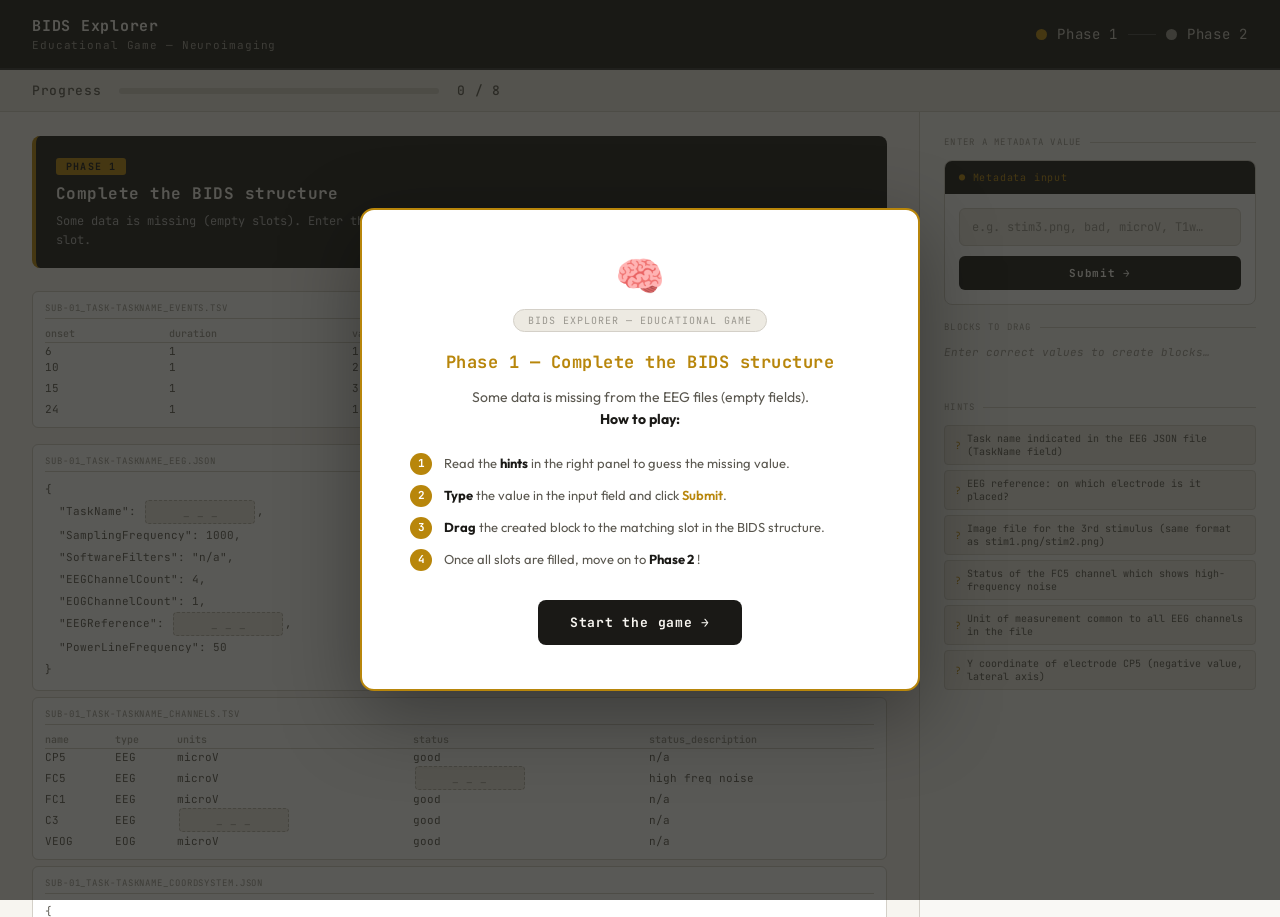
<file: EEG101_CF GAMEADVENTURE_bids_game/index.html>
<!DOCTYPE html>
<html lang="en">
<head>
<meta charset="UTF-8"/>
<meta name="viewport" content="width=device-width,initial-scale=1.0"/>
<title>BIDS Explorer — Educational Game</title>
<link href="https://fonts.googleapis.com/css2?family=JetBrains+Mono:wght@300;400;500;700&family=Outfit:wght@300;400;500;600&display=swap" rel="stylesheet"/>
<link rel="stylesheet" href="style.css"/>
</head>
<body>

<!-- WELCOME POPUP -->
<div class="welcome-overlay" id="welcome-overlay">
  <div class="welcome-box">
    <div class="welcome-icon">🧠</div>
    <div class="welcome-badge">BIDS Explorer — Educational Game</div>
    <h2 class="welcome-title">Phase 1 — Complete the BIDS structure</h2>
    <p class="welcome-desc">
      Some data is missing from the EEG files (empty fields).<br>
      <strong>How to play:</strong>
    </p>
    <ol class="welcome-steps">
      <li>
        <span class="step-num">1</span>
        <span>Read the <strong>hints</strong> in the right panel to guess the missing value.</span>
      </li>
      <li>
        <span class="step-num">2</span>
        <span><strong>Type</strong> the value in the input field and click <em>Submit</em>.</span>
      </li>
      <li>
        <span class="step-num">3</span>
        <span><strong>Drag</strong> the created block to the matching slot in the BIDS structure.</span>
      </li>
      <li>
        <span class="step-num">4</span>
        <span>Once all slots are filled, move on to <strong>Phase 2</strong> !</span>
      </li>
    </ol>
    <button class="welcome-btn" onclick="closeWelcomePopup()">Start the game →</button>
  </div>
</div>

<!-- PHASE 2 POPUP -->
<div class="welcome-overlay" id="phase2-overlay">
  <div class="welcome-box">
    <div class="welcome-icon">📂</div>
    <div class="welcome-badge">BIDS Explorer — Phase 2</div>
    <h2 class="welcome-title">Sort the files in the correct order</h2>
    <p class="welcome-desc">
      Well done, all slots are filled!<br>
      Now you need to <strong>order the 6 BIDS files</strong> in the correct sequence.
    </p>
    <ol class="welcome-steps">
      <li>
        <span class="step-num">1</span>
        <span>Look at the <strong>6 numbered slots</strong> (1 → 6) at the top left.</span>
      </li>
      <li>
        <span class="step-num">2</span>
        <span>Pick a block from the <em>Blocks to sort</em> area and <strong>drag it</strong> into the matching slot.</span>
      </li>
      <li>
        <span class="step-num">3</span>
        <span>A correctly placed block stays <strong>locked in green</strong>. A wrong one goes back to the pool.</span>
      </li>
      <li>
        <span class="step-num">4</span>
        <span>Stuck on the order? Click <em>Get a hint</em> in the right panel.</span>
      </li>
    </ol>
    <button class="welcome-btn" onclick="closePhase2Popup()">Let's go →</button>
  </div>
</div>

<!-- HINT CONFIRMATION POPUP -->
<div class="welcome-overlay" id="hint-confirm-overlay">
  <div class="welcome-box" style="max-width:420px">
    <div class="welcome-icon">💡</div>
    <div class="welcome-badge">Hint available</div>
    <h2 class="welcome-title">Do you want a hint?</h2>
    <p class="welcome-desc" style="margin-bottom:1.6rem">
      The expected order of the 6 BIDS files will be shown in the right panel.<br>
      <strong>Are you sure you want to reveal the order?</strong>
    </p>
    <div style="display:flex;gap:12px;justify-content:center">
      <button class="welcome-btn" style="background:var(--gold);color:#111" onclick="closeHintConfirm(true)">Yes, show the hint</button>
      <button class="welcome-btn" style="background:#444" onclick="closeHintConfirm(false)">No, keep trying</button>
    </div>
  </div>
</div>

<header>
  <div>
    <div class="logo-text">BIDS Explorer</div>
    <div class="logo-sub">Educational Game — Neuroimaging</div>
  </div>
  <div class="phase-indicator">
    <div class="phase-dot active" id="pd1"></div>
    <span class="phase-label">Phase 1</span>
    <div class="phase-sep"></div>
    <div class="phase-dot" id="pd2"></div>
    <span class="phase-label">Phase 2</span>
  </div>
</header>

<!-- Progress bar -->
<div class="progress-bar">
  <span class="progress-label">Progress</span>
  <div class="progress-track">
    <div class="progress-fill" id="prog-fill" style="width:0%"></div>
  </div>
  <span class="progress-label" id="prog-text">0 / 8</span>
</div>

<!-- Main layout -->
<div class="main">

  <!-- LEFT COLUMN -->
  <div class="left-col">

    <div class="phase-title" id="phase-title">
      <div class="phase-title-tag">Phase 1</div>
      <strong>Complete the BIDS structure</strong>
      <p>Some data is missing (empty slots). Enter the correct value on the right, then drag the block into the matching slot.</p>
    </div>

    <!-- Phase 2 zone -->
    <div id="phase2-zone" style="display:none">
      <div class="sec-label">Your ordering (1 → 6)</div>
      <div class="order-slots" id="order-slots"></div>

      <div class="sec-label" style="margin-top:1.2rem">Blocks to sort</div>
      <p style="font-size:12px;color:var(--text2);margin-bottom:10px;font-family:var(--mono)">
        Drag each block into the corresponding numbered slot.
      </p>
      <div class="blocks-row" id="shuffle-zone"></div>

      <div class="sec-label" style="margin-top:1.5rem">Completed BIDS structure (Phase 1)</div>
    </div>

    <!-- BIDS structure -->
    <div id="bids-content"></div>

  </div>

  <!-- RIGHT COLUMN -->
  <div class="right-col">

    <!-- Phase 1 panel -->
    <div id="phase1-panel">

      <div class="sec-label">Enter a metadata value</div>
      <div class="input-card">
        <div class="input-card-header">● Metadata input</div>
        <div class="input-card-body">
          <input class="meta-input" id="meta-input" placeholder="e.g. stim3.png, bad, microV, T1w…" autocomplete="off"/>
          <button class="submit-btn" onclick="submitMeta()">Submit →</button>
          <div class="feedback" id="feedback"></div>
        </div>
      </div>

      <div class="sec-label" style="margin-top:1rem">Blocks to drag</div>
      <div class="avail-blocks" id="avail-blocks"></div>

      <div class="sec-label" style="margin-top:1rem">Hints</div>
      <div class="hint-list" id="hint-list"></div>

    </div>

    <!-- Phase 2 panel -->
    <div id="phase2-panel" style="display:none">

      <div class="phase-title">
        <div class="phase-title-tag">Phase 2</div>
        <strong>BIDS ordering</strong>
        <p>Drag the 6 blocks into the correct order (1→6). Each number corresponds to a file type.</p>
      </div>

      <div class="sec-label">Progress</div>
      <div id="phase2-progress" style="font-family:var(--mono);font-size:13px;color:var(--text2);margin-bottom:1rem">0 / 6 correctly placed</div>

      <button class="hint-btn" onclick="askForHint()">💡 Get a hint</button>

      <!-- Hint card, hidden by default -->
      <div id="hint-order-card" style="display:none;margin-top:1rem">
        <div class="sec-label">Expected order</div>
        <div class="info-card">
          <div>1 → Raw EEG data (.edf)</div>
          <div>2 → EEG parameters (.json)</div>
          <div>3 → Events (_events.tsv)</div>
          <div>4 → Channels (_channels.tsv)</div>
          <div>5 → Electrodes (_electrodes.tsv)</div>
          <div>6 → Coordinate system (_coordsystem.json)</div>
        </div>
      </div>

    </div>

  </div>
</div>

<!-- Success overlay -->
<div class="success-overlay" id="success-overlay">
  <div class="success-box">
    <h2>🎉 Well done!</h2>
    <p>You have successfully reconstructed the complete BIDS structure in the correct order.</p>
    <div class="bids-tree">
      <div class="tree-line"><span class="tree-indent">├── </span><span class="tree-name folder">sub-01/</span></div>
      <div class="tree-line"><span class="tree-indent">│   ├── </span><span class="tree-name folder">eeg/</span></div>
      <div class="tree-line"><span class="tree-indent">│   │   ├── </span><span class="tree-name hi">sub-01_task-TASKNAME_eeg.edf</span></div>
      <div class="tree-line"><span class="tree-indent">│   │   ├── </span><span class="tree-name">sub-01_task-TASKNAME_eeg.json</span></div>
      <div class="tree-line"><span class="tree-indent">│   │   ├── </span><span class="tree-name">sub-01_task-TASKNAME_events.tsv</span></div>
      <div class="tree-line"><span class="tree-indent">│   │   ├── </span><span class="tree-name">sub-01_task-TASKNAME_channels.tsv</span></div>
      <div class="tree-line"><span class="tree-indent">│   │   ├── </span><span class="tree-name">sub-01_task-TASKNAME_electrodes.tsv</span></div>
      <div class="tree-line"><span class="tree-indent">│   │   └── </span><span class="tree-name">sub-01_task-TASKNAME_coordsystem.json</span></div>
      <div class="tree-line"><span class="tree-indent">│   └── </span><span class="tree-name folder">anat/</span></div>
      <div class="tree-line"><span class="tree-indent">│       ├── </span><span class="tree-name">sub-01_T1w.nii.gz</span></div>
      <div class="tree-line"><span class="tree-indent">│       └── </span><span class="tree-name">sub-01_T1w.json</span></div>
    </div>
    <div class="success-code-block">
      <div class="success-code-label">Your code for mini-game 3</div>
      <div class="success-code">BIDS-EEG-42</div>
    </div>
    <p class="success-hint">Give this code to JM to unlock mini-game 3.</p>
    <button class="restart-btn" onclick="location.reload()">Play again</button>
  </div>
</div>

<script src="game.js"></script>
</body>
</html>
</file>
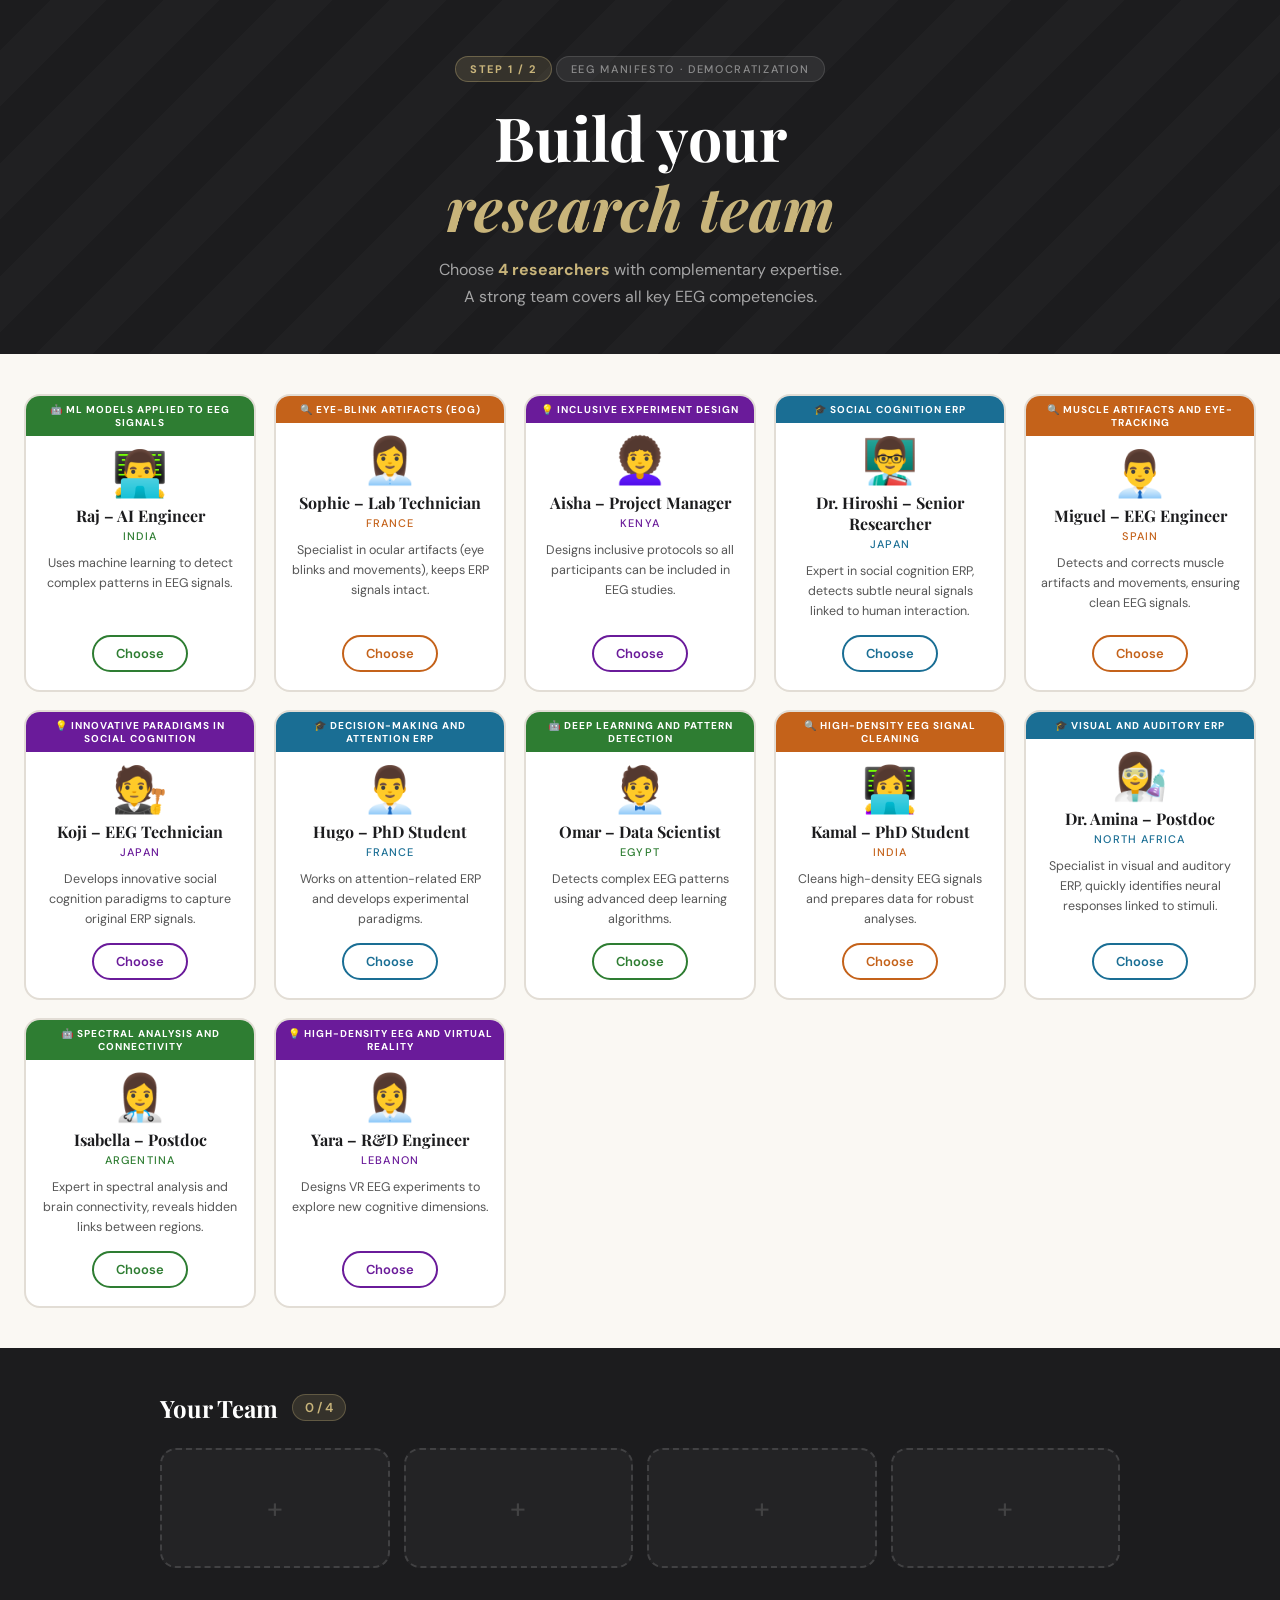
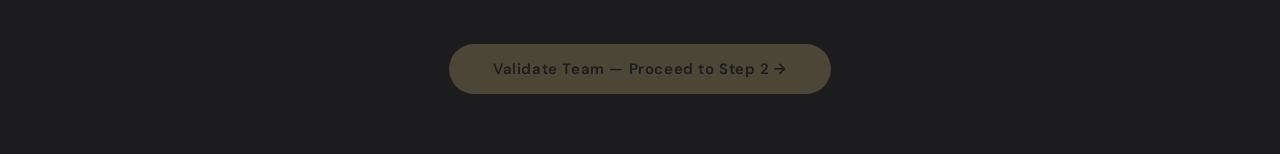
<file: equipe/index.html>
<!DOCTYPE html>
<html lang="en">
<head>
<meta charset="UTF-8">
<meta name="viewport" content="width=device-width, initial-scale=1.0">
<title>EEG — Build Your Study</title>
<link href="https://fonts.googleapis.com/css2?family=Playfair+Display:wght@700;900&family=DM+Sans:wght@300;400;500&display=swap" rel="stylesheet">
<link rel="stylesheet" href="eeg-democratisation.css">
</head>
<body>

<!-- ══════════════════════════════════════ STEP 1: RESEARCH TEAM -->
<div id="step-1" class="step active">

  <header>
    <div class="step-pill">Step 1 / 2</div>
    <div class="header-tag">EEG Manifesto · Democratization</div>
    <h1>Build your<br><em>research team</em></h1>
    <p class="subtitle">Choose <strong>4 researchers</strong> with complementary expertise.<br>A strong team covers all key EEG competencies.</p>
  </header>

  <section class="grid-section">
    <div class="characters-grid" id="characters-grid"></div>
  </section>

  <section class="team-section">
    <div class="team-header">
      <h2>Your Team</h2>
      <span class="team-counter" id="team-counter">0 / 4</span>
    </div>
    <div class="team-slots" id="team-slots">
      <div class="slot empty"><span class="slot-hint">+</span></div>
      <div class="slot empty"><span class="slot-hint">+</span></div>
      <div class="slot empty"><span class="slot-hint">+</span></div>
      <div class="slot empty"><span class="slot-hint">+</span></div>
    </div>
    <div class="tags-row" id="tags-row"></div>
    <button class="validate-btn" id="validate-team-btn" disabled>
      Validate Team — Proceed to Step 2 →
    </button>
  </section>

</div>

<!-- ══════════════════════════════════════════════ STEP 2: PARTICIPANTS -->
<div id="step-2" class="step">

  <header class="header-step2">
    <div class="step-pill">Step 2 / 2</div>
    <div class="header-tag">EEG Manifesto · Democratization</div>
    <h1>Select your<br><em>participants</em></h1>
    <p class="subtitle">
      Choose <strong>4 participants</strong> from the profiles below.<br>
      EEG science has long ignored certain populations — will you include them?
    </p>
  </header>

  <section class="grid-section">
    <div class="legend-bar">
      <span class="legend-item">⬜ Classic EEG profile</span>
      <span class="legend-item legend-under">🌟 Underrepresented profile</span>
    </div>
    <div class="characters-grid" id="participants-grid"></div>
  </section>

  <section class="team-section">
    <div class="team-header">
      <h2>Your Participants</h2>
      <span class="team-counter" id="participants-counter">0 / 4</span>
    </div>
    <div class="team-slots" id="participants-slots">
      <div class="slot empty"><span class="slot-hint">+</span></div>
      <div class="slot empty"><span class="slot-hint">+</span></div>
      <div class="slot empty"><span class="slot-hint">+</span></div>
      <div class="slot empty"><span class="slot-hint">+</span></div>
    </div>
    <div class="tags-row" id="participants-tags-row"></div>
    <button class="validate-btn" id="validate-participants-btn" disabled>
      Validate Participants →
    </button>
  </section>

</div>

<!-- ══════════════════════════════════════════════════════════════ MODAL -->
<div class="modal-overlay" id="modal-overlay">
  <div class="modal" id="modal">
    <div class="modal-icon" id="modal-icon"></div>
    <h3 id="modal-title"></h3>
    <p id="modal-message"></p>
    <button class="modal-btn" id="modal-btn">OK</button>
  </div>
</div>

<script src="eeg-democratisation.js"></script>
</body>
</html>
</file>
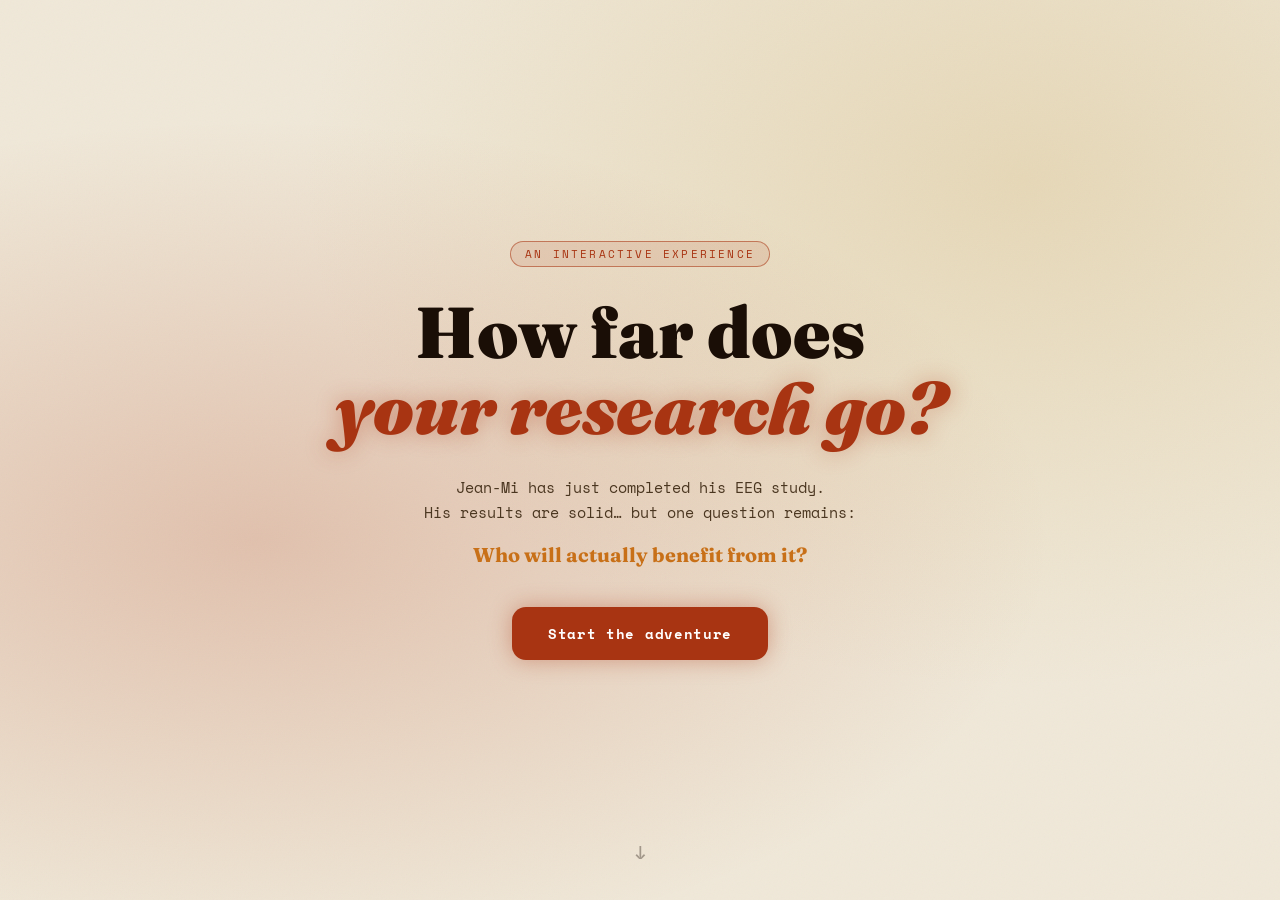
<file: Partage/index.html>
<!DOCTYPE html>
<html lang="fr">
<head> 
  <meta charset="UTF-8" />
  <meta name="viewport" content="width=device-width, initial-scale=1.0" />
  <title>Jusqu'où va ta recherche ?</title>
  <link rel="stylesheet" href="style.css" />
  <link href="https://fonts.googleapis.com/css2?family=Space+Mono:wght@400;700&family=Fraunces:ital,wght@0,300;0,700;0,900;1,300&display=swap" rel="stylesheet" />
</head>
<body>

<!-- ÉCRAN TITRE -->
<div id="screen-intro" class="screen active">
  <div class="intro-content">
    <div class="tag">An interactive experience</div>
    <h1>How far does<br/><em>your research go?</em></h1>
    <p class="intro-desc">Jean-Mi has just completed his EEG study.<br/>His results are solid… but one question remains:</p>
    <p class="intro-question">Who will actually benefit from it?</p>
    <button class="btn-primary" onclick="startGame()">Start the adventure</button>
  </div>
  <div class="scroll-hint">↓</div>
</div>

<!-- ÉCRAN JEU -->
<div id="screen-game" class="screen">
  <header class="game-header">
    <div class="header-left">
      <span class="jean-mi">🧠 Jean-Mi</span>
      <span class="step-label" id="step-label">Step 1/6</span>
    </div>
    <div class="header-right">
      <div class="score-item">
        <span class="score-icon">🌍</span>
        <span id="score-reach">0</span>
        <span class="score-name">reach</span>
      </div>
      <div class="score-item">
        <span class="score-icon">⚖️</span>
        <span id="score-equity">0</span>
        <span class="score-name">equity</span>
      </div>
      <div class="score-item">
        <span class="score-icon">🔬</span>
        <span id="score-science">0</span>
        <span class="score-name">science</span>
      </div>
    </div>
  </header>

  <div class="game-body">
    <!-- Panneau gauche: contexte + choix -->
    <div class="panel-left">
      <div class="context-card" id="context-card">
        <div class="context-step" id="context-step"></div>
        <h2 id="context-title"></h2>
        <p id="context-text"></p>
        <div class="jean-mi-bubble" id="jean-mi-bubble"></div>
      </div>
      <div class="choices-container" id="choices-container"></div>
    </div>

    <!-- Panneau droit: carte + populations -->
    <div class="panel-right">
      <div class="world-section">
        <h3 class="panel-title">Carte de diffusion</h3>
        <div class="world-map" id="world-map">
          <svg viewBox="0 0 800 400" id="map-svg">
            <defs>
              <clipPath id="clip-europe">
                <ellipse cx="420" cy="300" rx="200" ry="2000"/>
              </clipPath>
              <clipPath id="clip-north-america">
                <ellipse cx="180" cy="200" rx="300" ry="600"/>
              </clipPath>
              <clipPath id="clip-south-america">
                <ellipse cx="240" cy="280" rx="75" ry="65"/>
              </clipPath>
              <clipPath id="clip-africa">
                <ellipse cx="430" cy="260" rx="60" ry="75"/>
              </clipPath>
              <clipPath id="clip-asia">
                <ellipse cx="580" cy="160" rx="95" ry="110"/>
              </clipPath>
              <clipPath id="clip-oceania">
                <ellipse cx="660" cy="295" rx="45" ry="40"/>
              </clipPath>
            </defs>

            <!-- Europe -->
            <image href="https://github.com/Charline0/EEG_europe/blob/main/europe.png?raw=true"
              x="370" y="105" width="100" height="80"
              clip-path="url(#clip-europe)"
              class="continent" id="c-europe"
              preserveAspectRatio="xMidYMid slice"/>
            <ellipse cx="420" cy="145" rx="60" ry="50"
              class="continent-border" id="c-europe-border"/>

            <!-- Amérique du Nord -->
            <image href="https://github.com/Charline0/EEG_images/blob/main/north-america.png?raw=true"
              x="130" y="100" width="150" height="110"
              clip-path="url(#clip-north-america)"
              class="continent" id="c-north-america"
              preserveAspectRatio="xMidYMid slice"/>
            <ellipse cx="210" cy="145" rx="100" ry="65"
              class="continent-border" id="c-north-america-border"/>

            <!-- Amérique du Sud -->
            <image href="https://github.com/Charline0/EEG_south_america/blob/main/south-america.png?raw=true"
              x="185" y="215" width="65" height="130"
              clip-path="url(#clip-south-america)"
              class="continent" id="c-south-america"
              preserveAspectRatio="xMidYMid slice"/>
            <ellipse cx="220" cy="280" rx="50" ry="65"
              class="continent-border" id="c-south-america-border"/>

            <!-- Afrique -->
            <image href="https://github.com/Charline0/EEG_images/blob/main/africa.png?raw=true"
              x="370" y="195" width="110" height="145"
              clip-path="url(#clip-africa)"
              class="continent" id="c-africa"
              preserveAspectRatio="xMidYMid slice"/>
            <ellipse cx="420" cy="270" rx="70" ry="75"
              class="continent-border" id="c-africa-border"/>

            <!-- Asie -->
            <image href="https://github.com/Charline0/EEG_images/blob/main/asia.png?raw=true"
              x="490" y="100" width="180" height="120"
              clip-path="url(#clip-asia)"
              class="continent" id="c-asia"
              preserveAspectRatio="xMidYMid slice"/>
            <ellipse cx="590" cy="160" rx="95" ry="90"
              class="continent-border" id="c-asia-border"/>

            <!-- Océanie -->
            <image href="https://github.com/Charline0/EEG_images/blob/main/oceania.png?raw=true"
              x="615" y="265" width="90" height="60"
              clip-path="url(#clip-oceania)"
              class="continent" id="c-oceania"
              preserveAspectRatio="xMidYMid slice"/>
            <ellipse cx="660" cy="295" rx="45" ry="40"
              class="continent-border" id="c-oceania-border"/>

            <!-- Lignes de diffusion -->
            <g id="diffusion-lines"></g>
            <!-- Points de diffusion -->
            <g id="diffusion-dots"></g>
          </svg>
        </div>
      </div>

      <div class="populations-section">
        <h3 class="panel-title">Affected populations</h3>
        <div class="populations-grid" id="populations-grid">
          <div class="pop-card" id="pop-researchers" data-pop="researchers">
            <span class="pop-icon">🔬</span>
            <span class="pop-name">Researchers</span>
            <div class="pop-bar"><div class="pop-fill" style="width:0%"></div></div>
          </div>
          <div class="pop-card" id="pop-clinicians" data-pop="clinicians">
            <span class="pop-icon">🩺</span>
            <span class="pop-name">Clinicians</span>
            <div class="pop-bar"><div class="pop-fill" style="width:0%"></div></div>
          </div>
          <div class="pop-card" id="pop-patients" data-pop="patients">
            <span class="pop-icon">🤝</span>
            <span class="pop-name">Patients</span>
            <div class="pop-bar"><div class="pop-fill" style="width:0%"></div></div>
          </div>
          <div class="pop-card" id="pop-citizens" data-pop="citizens">
            <span class="pop-icon">🏘️</span>
            <span class="pop-name">Citizens</span>
            <div class="pop-bar"><div class="pop-fill" style="width:0%"></div></div>
          </div>
          <div class="pop-card" id="pop-policymakers" data-pop="policymakers">
            <span class="pop-icon">🏛️</span>
            <span class="pop-name">Policymakers</span>
            <div class="pop-bar"><div class="pop-fill" style="width:0%"></div></div>
          </div>
          <div class="pop-card" id="pop-global-south" data-pop="global-south">
            <span class="pop-icon">🌍</span>
            <span class="pop-name">Global South</span>
            <div class="pop-bar"><div class="pop-fill" style="width:0%"></div></div>
          </div>
        </div>
      </div>

      <div class="chain-section">
        <h3 class="panel-title">Reuse chains</h3>
        <div class="chain-viz" id="chain-viz">
          <div class="chain-node active" id="chain-lab">🧪 Lab</div>
          <div class="chain-arrow" id="arrow-1">→</div>
          <div class="chain-node" id="chain-pub">📄 Publication</div>
          <div class="chain-arrow" id="arrow-2">→</div>
          <div class="chain-node" id="chain-clinic">🏥 Clinic</div>
          <div class="chain-arrow" id="arrow-3">→</div>
          <div class="chain-node" id="chain-society">🌐 Society</div>
        </div>
      </div>
    </div>
  </div>

  <!-- Feedback après choix -->
  <div class="feedback-overlay" id="feedback-overlay">
    <div class="feedback-card" id="feedback-card">
      <div class="feedback-icon" id="feedback-icon"></div>
      <h3 id="feedback-title"></h3>
      <p id="feedback-text"></p>
      <div class="feedback-scores" id="feedback-scores"></div>
      <div class="feedback-actions">
        <button class="btn-back" id="btn-back" onclick="goBack()" style="display:none">← Go Back</button>
        <button class="btn-next" id="btn-next" onclick="nextStep()">Continue →</button>
      </div>
    </div>
  </div>
</div>

<!-- ÉCRAN RÉSULTAT -->
<div id="screen-result" class="screen">
  <div class="result-content">
    <div class="result-header">
      <div class="result-icon" id="result-icon">🌍</div>
      <h2 id="result-title"></h2>
      <p id="result-subtitle"></p>
    </div>

    <div class="result-scores">
      <div class="result-score-item">
        <div class="rscore-label">🌍 Global reach</div>
        <div class="rscore-bar"><div class="rscore-fill" id="r-reach-bar"></div></div>
        <div class="rscore-val" id="r-reach-val"></div>
      </div>
      <div class="result-score-item">
        <div class="rscore-label">⚖️ Equity</div>
        <div class="rscore-bar"><div class="rscore-fill" id="r-equity-bar"></div></div>
        <div class="rscore-val" id="r-equity-val"></div>
      </div>
      <div class="result-score-item">
        <div class="rscore-label">🔬 Scientific impact</div>
        <div class="rscore-bar"><div class="rscore-fill" id="r-science-bar"></div></div>
        <div class="rscore-val" id="r-science-val"></div>
      </div>
    </div>

    <div class="lesson-box" id="lesson-box"></div>

    <div class="result-message">
      <p>💥 <strong>Science only has an impact if it circulates.</strong></p>
      <p>Disseminating ≠ just publishing. Accessibility is an active choice.</p>
    </div>

    <button class="btn-primary" onclick="restartGame()">🔄 Play Again</button>
  </div>
</div>

<!-- Notification toast -->
<div class="toast" id="toast"></div>

<script src="game.js"></script>
</body>
</html>
</file>
<file: EEG101_CF GAMEADVENTURE_bids_game/style.css>
*,*::before,*::after{box-sizing:border-box;margin:0;padding:0}
:root{
  --bg:#f7f5f0;--bg2:#edeae2;--bg3:#e0ddd4;
  --panel:#ffffff;--panel2:#f9f8f5;
  --border:#d4d0c8;--border2:#bbb7ae;
  --text:#1a1916;--text2:#5a574f;--text3:#9a978f;
  --mono:'JetBrains Mono',monospace;--sans:'Outfit',sans-serif;
  --green:#1a6b3a;--green-bg:#e8f5ee;--green-bd:#a8d4b8;
  --red:#8b1a1a;--red-bg:#fceaea;--red-bd:#e8a8a8;
  --blue:#1a3d6b;--blue-bg:#e8f0f8;
  --amber-bg:#fdf3e3;--amber-bd:#e8c88a;--amber:#6b4a1a;
  --gold:#b8860b;--gold-lt:#e8c98a;
}
html,body{height:100%;background:var(--bg);color:var(--text);font-family:var(--sans)}

/* ══ POPUPS ══ */
.welcome-overlay{
  position:fixed;inset:0;
  background:rgba(26,25,22,0.72);
  display:flex;align-items:center;justify-content:center;
  z-index:2000;
  opacity:0;pointer-events:none;
  transition:opacity .35s ease;
}
.welcome-overlay.show{opacity:1;pointer-events:all}

.welcome-box{
  background:#ffffff;
  border:2px solid var(--gold);
  border-radius:14px;
  padding:2.8rem 3rem;
  max-width:560px;
  width:92%;
  text-align:center;
  font-family:var(--sans);
  box-shadow:0 24px 80px rgba(0,0,0,.35);
  animation:popup-in .4s cubic-bezier(.34,1.4,.64,1) both;
}
@keyframes popup-in{
  from{transform:scale(.88) translateY(20px);opacity:0}
  to{transform:scale(1) translateY(0);opacity:1}
}

.welcome-icon{font-size:40px;margin-bottom:.8rem;line-height:1}

.welcome-badge{
  display:inline-block;
  background:var(--bg2);
  border:1px solid var(--border);
  border-radius:20px;
  font-family:var(--mono);
  font-size:10px;
  letter-spacing:.1em;
  text-transform:uppercase;
  color:var(--text3);
  padding:4px 14px;
  margin-bottom:1.2rem;
}

.welcome-title{
  font-family:var(--mono);
  font-size:17px;
  font-weight:700;
  color:var(--gold);
  margin-bottom:.8rem;
  letter-spacing:.03em;
}

.welcome-desc{
  font-size:14px;
  color:var(--text2);
  line-height:1.6;
  margin-bottom:1.4rem;
}
.welcome-desc strong{color:var(--text)}

.welcome-steps{
  list-style:none;
  text-align:left;
  display:flex;
  flex-direction:column;
  gap:10px;
  margin-bottom:1.8rem;
}
/* CORRECTIF : grid pour aligner numéro + texte */
.welcome-steps li{
  display:grid;
  grid-template-columns:22px 1fr;
  align-items:start;
  gap:12px;
  font-size:13px;
  color:var(--text2);
  line-height:1.6;
}
.welcome-steps li strong{color:var(--text)}
.welcome-steps li em{color:var(--gold);font-style:normal;font-weight:600}

.step-num{
  width:22px;height:22px;
  border-radius:50%;
  background:var(--gold);
  color:#fff;
  font-family:var(--mono);
  font-size:11px;
  font-weight:700;
  display:flex;align-items:center;justify-content:center;
}

.welcome-btn{
  background:var(--text);
  color:#f7f5f0;
  border:none;
  border-radius:8px;
  padding:14px 32px;
  font-family:var(--mono);
  font-size:13px;
  font-weight:700;
  letter-spacing:.06em;
  cursor:pointer;
  transition:background .15s, transform .1s;
}
.welcome-btn:hover{background:#333;transform:translateY(-2px)}
.welcome-btn:active{transform:scale(.97)}

/* ══ Header ══ */
header{
  background:var(--text);color:#f7f5f0;
  padding:1rem 2rem;display:flex;align-items:center;justify-content:space-between;
  border-bottom:2px solid #333;
}
.logo-text{font-family:var(--mono);font-size:15px;font-weight:700;letter-spacing:.05em}
.logo-sub{font-family:var(--mono);font-size:11px;color:#9a978f;letter-spacing:.08em;margin-top:2px}

.phase-indicator{display:flex;align-items:center;gap:10px;font-family:var(--mono)}
.phase-label{font-size:14px;color:#c9c6be;letter-spacing:.05em}
.phase-dot{width:11px;height:11px;border-radius:50%;background:#9a978f;transition:background .3s}
.phase-dot.active{background:var(--gold)}
.phase-sep{width:28px;height:1px;background:#444}

/* ══ Progress bar ══ */
.progress-bar{
  background:var(--bg2);border-bottom:1px solid var(--border);
  padding:12px 2rem;display:flex;align-items:center;gap:18px;
}
.progress-label{
  font-family:var(--mono);font-size:13px;
  font-weight:500;color:var(--text2);letter-spacing:.05em;
}
.progress-track{
  flex:1;height:6px;background:var(--border);
  border-radius:3px;overflow:hidden;max-width:320px;
}
.progress-fill{
  height:100%;background:var(--gold);
  border-radius:3px;transition:width .5s cubic-bezier(.4,0,.2,1);
}

/* ══ Layout ══ */
.main{display:grid;grid-template-columns:1fr 360px;height:calc(100vh - 95px);overflow:hidden}
.left-col{overflow-y:auto;padding:1.5rem 2rem;border-right:1px solid var(--border)}
.right-col{overflow-y:auto;padding:1.5rem;background:var(--panel2);display:flex;flex-direction:column;gap:1rem}

/* ══ Labels ══ */
.sec-label{
  font-family:var(--mono);font-size:9px;letter-spacing:.14em;text-transform:uppercase;
  color:var(--text3);margin-bottom:12px;display:flex;align-items:center;gap:8px;
}
.sec-label::after{content:'';flex:1;height:1px;background:var(--border)}

/* ══ Phase title ══ */
.phase-title{
  background:var(--text);
  color:#f7f5f0;
  border-radius:8px;
  padding:18px 20px;
  margin-bottom:1.4rem;
  font-family:var(--mono);
  border-left:4px solid var(--gold);
}
.phase-title-tag{
  display:inline-block;
  background:var(--gold);
  color:#111;
  font-size:10px;
  font-weight:700;
  letter-spacing:.12em;
  text-transform:uppercase;
  padding:2px 10px;
  border-radius:3px;
  margin-bottom:8px;
}
.phase-title strong{
  display:block;
  color:#f7f5f0;
  font-size:16px;
  font-weight:700;
  letter-spacing:.03em;
  margin-bottom:8px;
}
.phase-title p{
  color:#aaa;
  font-size:12px;
  line-height:1.6;
}

/* ══ Data blocks ══ */
.data-block{
  background:var(--panel);border:1px solid var(--border);border-radius:6px;
  padding:10px 12px;margin:6px 0;font-family:var(--mono);font-size:11px;
}
.block-label{
  font-size:9px;letter-spacing:.1em;color:var(--text3);text-transform:uppercase;
  margin-bottom:6px;padding-bottom:4px;border-bottom:1px solid var(--border);
}
.json-body{font-size:11px;line-height:2;color:var(--text2)}
.data-table{width:100%;border-collapse:collapse}
.data-table th{font-size:10px;color:var(--text3);font-weight:500;text-align:left;padding:2px 8px 2px 0;border-bottom:1px solid var(--border)}
.data-table td{padding:1px 8px 1px 0;color:var(--text2);font-size:11px}
.data-table tr.missing-row td{color:var(--amber);background:var(--amber-bg)}
.data-table tr.missing-row td:first-child{font-weight:600}

/* ══ Drop slots ══ */
.drop-slot{
  display:inline-flex;align-items:center;justify-content:center;
  min-width:110px;height:24px;border:1.5px dashed var(--border2);
  border-radius:4px;background:var(--bg2);font-size:11px;color:var(--text3);
  vertical-align:middle;margin:0 2px;font-family:var(--mono);
  transition:border-color .15s,background .15s;cursor:default;
}
.drop-slot.droppable{cursor:pointer}
.drop-slot.drag-over{border-color:var(--gold);background:var(--amber-bg);border-style:solid}
.drop-slot.correct{
  border-style:solid;border-color:var(--green-bd);background:var(--green-bg);
  color:var(--green);font-weight:500;animation:pop .3s cubic-bezier(.34,1.56,.64,1);
}
.drop-slot.wrong{border-color:var(--red-bd);background:var(--red-bg);animation:shake .3s}
@keyframes pop{0%{transform:scale(.85)}100%{transform:scale(1)}}
@keyframes shake{0%,100%{transform:translateX(0)}25%{transform:translateX(-4px)}75%{transform:translateX(4px)}}

/* ══ Avail blocks ══ */
.avail-blocks{display:flex;flex-wrap:wrap;gap:6px;min-height:40px}
.avail-block{
  display:inline-flex;align-items:center;gap:6px;padding:6px 12px;
  border-radius:5px;border:1px solid var(--border2);background:var(--panel);
  font-family:var(--mono);font-size:11px;color:var(--text);
  cursor:grab;user-select:none;transition:transform .12s,box-shadow .12s,opacity .15s;
  box-shadow:0 1px 3px rgba(0,0,0,.06);
}
.avail-block:hover{transform:translateY(-2px);box-shadow:0 4px 10px rgba(0,0,0,.1)}
.avail-block.dragging{opacity:.25;transform:scale(.94)}
.avail-block .ab-dot{width:6px;height:6px;border-radius:50%;background:var(--gold);flex-shrink:0}
.avail-empty{font-size:11px;color:var(--text3);font-family:var(--mono);font-style:italic}

/* ══ Input card ══ */
.input-card{background:var(--panel);border:1px solid var(--border);border-radius:8px;overflow:hidden}
.input-card-header{padding:10px 14px;background:var(--text);font-family:var(--mono);font-size:10px;color:var(--gold);letter-spacing:.08em;display:flex;align-items:center;gap:8px}
.input-card-body{padding:14px;display:flex;flex-direction:column;gap:10px}
.meta-input{
  width:100%;padding:10px 12px;border:1.5px solid var(--border);border-radius:6px;
  font-family:var(--mono);font-size:12px;background:var(--bg2);color:var(--text);
  outline:none;transition:border-color .15s,background .15s;
}
.meta-input:focus{border-color:var(--gold);background:#fff}
.meta-input::placeholder{color:var(--text3)}
.submit-btn{
  width:100%;padding:10px;border-radius:6px;border:none;background:var(--text);
  color:#f7f5f0;font-family:var(--mono);font-size:11px;font-weight:700;
  letter-spacing:.06em;cursor:pointer;transition:background .15s,transform .1s;
}
.submit-btn:hover{background:#333;transform:translateY(-1px)}
.submit-btn:active{transform:scale(.97)}
.feedback{font-family:var(--mono);font-size:11px;padding:8px 10px;border-radius:5px;display:none;line-height:1.5}
.feedback.ok{background:var(--green-bg);border:1px solid var(--green-bd);color:var(--green);display:block}
.feedback.err{background:var(--red-bg);border:1px solid var(--red-bd);color:var(--red);display:block}

/* ══ Hints ══ */
.hint-list{display:flex;flex-direction:column;gap:5px}
.hint-item{
  font-family:var(--mono);font-size:10px;padding:6px 10px;border-radius:4px;
  background:var(--bg2);border:1px solid var(--border);color:var(--text2);
  display:flex;align-items:center;gap:6px;
}
.hint-item .hi{color:var(--gold)}

/* ══ Phase 2 blocks ══ */
.blocks-row{
  display:flex;flex-wrap:wrap;gap:10px;padding:14px;
  border:1.5px dashed var(--border2);border-radius:8px;min-height:64px;
  background:var(--bg2);transition:border-color .15s,background .15s;
}
.blocks-row.drag-over{border-color:var(--gold);background:var(--amber-bg)}
.num-block{
  display:flex;align-items:center;gap:8px;padding:8px 14px;border-radius:6px;
  border:1px solid var(--border);background:var(--panel);
  font-family:var(--mono);font-size:11px;color:var(--text);
  cursor:grab;user-select:none;transition:transform .12s,box-shadow .12s,opacity .15s;
  box-shadow:0 1px 3px rgba(0,0,0,.06);
}
.num-block:hover{transform:translateY(-2px);box-shadow:0 4px 12px rgba(0,0,0,.1)}
.num-block.dragging{opacity:.3;transform:scale(.94)}
.num-block .block-num{
  width:20px;height:20px;border-radius:3px;background:var(--bg2);
  border:1px solid var(--border);display:flex;align-items:center;justify-content:center;
  font-size:9px;font-weight:700;color:var(--text3);flex-shrink:0;
}
.num-block.locked{border-color:var(--green-bd);background:var(--green-bg);color:var(--green);cursor:default}
.num-block.locked .block-num{background:var(--green);border-color:var(--green);color:#fff}

/* ══ Order slots ══ */
.order-slots{display:flex;flex-direction:column;gap:6px}
.order-slot-wrap{display:flex;align-items:center;gap:8px}
.order-num{font-family:var(--mono);font-size:10px;font-weight:700;color:var(--text3);width:16px;text-align:right;flex-shrink:0}
.order-slot{
  flex:1;min-height:40px;border-radius:6px;border:1.5px dashed var(--border2);
  background:var(--bg2);display:flex;align-items:center;padding:4px 8px;
  transition:border-color .15s,background .15s;font-family:var(--mono);font-size:11px;color:var(--text3);
}
.order-slot.drag-over{border-color:var(--gold);background:var(--amber-bg)}
.order-slot.filled{border-style:solid;border-color:var(--border);background:var(--panel)}
.order-slot.correct-order{border-color:var(--green-bd);background:var(--green-bg)}
.order-slot .num-block{box-shadow:none;border:none;background:transparent;padding:0}
.order-slot .num-block:hover{transform:none}

/* ══ Phase 2 info card ══ */
.info-card{
  background:var(--panel);border:1px solid var(--border);border-radius:6px;
  padding:12px;font-family:var(--mono);font-size:11px;color:var(--text2);line-height:2;
}

/* ══ Bouton indice Phase 2 ══ */
.hint-btn{
  width:100%;padding:11px 14px;border-radius:7px;
  border:1.5px dashed var(--amber-bd);
  background:var(--amber-bg);
  color:var(--amber);
  font-family:var(--mono);font-size:11px;font-weight:700;
  letter-spacing:.04em;cursor:pointer;
  transition:border-color .15s,background .15s,transform .1s;
  text-align:center;
}
.hint-btn:hover{border-color:var(--gold);background:#fef0cc;transform:translateY(-1px)}
.hint-btn:active{transform:scale(.97)}

/* ══ Success overlay ══ */
.success-overlay{
  position:fixed;inset:0;
  background:rgba(26,25,22,0.75);
  display:flex;align-items:center;justify-content:center;
  z-index:1000;
  opacity:0;pointer-events:none;
  transition:opacity .4s;
  overflow-y:auto;
}
.success-overlay.show{opacity:1;pointer-events:all}

.success-box{
  background:#ffffff;
  color:var(--text);
  border-radius:14px;
  padding:2.4rem 2.6rem 2rem;
  max-width:580px;
  width:92%;
  text-align:center;
  border:2px solid var(--gold);
  font-family:var(--sans);
  margin:auto;
  box-shadow:0 24px 80px rgba(0,0,0,.35);
}
.success-box h2{
  font-size:22px;
  color:var(--gold);
  margin-bottom:10px;
  font-family:var(--mono);
  letter-spacing:.05em;
}
.success-box p{
  font-size:13px;
  color:var(--text2);
  line-height:1.7;
  margin-bottom:14px;
}

/* ══ BIDS tree (dans success) ══ */
.bids-tree{
  background:var(--bg2);
  border:1px solid var(--border);
  border-radius:8px;
  font-family:var(--mono);
  font-size:11px;
  padding:14px 16px;
  line-height:1.9;
  text-align:left;
  margin-bottom:1.4rem;
}
.tree-line{display:flex;align-items:flex-start;white-space:nowrap}
.tree-indent{color:var(--border2);user-select:none;flex-shrink:0}
.tree-name{color:var(--text2)}
.tree-name.folder{color:var(--blue);font-weight:500}
.tree-name.hi{color:var(--text);font-weight:600}

/* ══ Bloc code final ══ */
.success-code-block{
  background:var(--bg2);
  border:1.5px dashed var(--gold);
  border-radius:10px;
  padding:14px 20px;
  margin-bottom:10px;
}
.success-code-label {
  font-family: var(--mono);
  font-size: 9px;
  letter-spacing: .14em;
  text-transform: uppercase;
  color: var(--text); 
  margin-bottom: 6px;
}
.success-code{
  font-family:var(--mono);
  font-size:28px;
  font-weight:700;
  color:var(--gold);
  letter-spacing:.12em;
}
.success-hint{
  font-size:11px;
  color:var(--text3);
  margin-bottom:18px;
}

.restart-btn{
  background:var(--gold);
  border:none;
  color:#111;
  border-radius:6px;
  padding:11px 26px;
  font-family:var(--mono);
  font-size:12px;
  font-weight:700;
  cursor:pointer;
  letter-spacing:.06em;
}
.restart-btn:hover{background:var(--gold-lt)}

@media(max-width:900px){
  .main{grid-template-columns:1fr}
  .right-col{border-top:1px solid var(--border)}
}
</file>
<file: equipe/eeg-democratisation.css>
/* ─── RESET & BASE ─────────────────────────────────────────────────────────── */
*, *::before, *::after { box-sizing: border-box; margin: 0; padding: 0; }

:root {
  --cream: #faf8f3;
  --ink: #1c1c1e;
  --ink-light: #555;
  --border: #e2ddd5;
  --shadow: 0 2px 16px rgba(0,0,0,0.08);
  --shadow-hover: 0 8px 32px rgba(0,0,0,0.14);
  --radius: 16px;
  --font-display: 'Playfair Display', Georgia, serif;
  --font-body: 'DM Sans', sans-serif;
}

body {
  background: var(--cream);
  color: var(--ink);
  font-family: var(--font-body);
  min-height: 100vh;
  overflow-x: hidden;
}

/* ─── ÉTAPES ────────────────────────────────────────────────────────────────── */
.step { display: none; animation: stepIn 0.4s ease; }
.step.active { display: block; }

@keyframes stepIn {
  from { opacity: 0; transform: translateY(24px); }
  to   { opacity: 1; transform: translateY(0); }
}

/* ─── PILL ÉTAPE ────────────────────────────────────────────────────────────── */
.step-pill {
  display: inline-block;
  font-family: var(--font-body);
  font-size: 11px;
  font-weight: 700;
  letter-spacing: 0.14em;
  text-transform: uppercase;
  color: #c8b47a;
  background: rgba(200,180,122,0.15);
  border: 1px solid rgba(200,180,122,0.35);
  padding: 5px 14px;
  border-radius: 999px;
  margin-bottom: 10px;
}

/* ─── HEADER ────────────────────────────────────────────────────────────────── */
header {
  text-align: center;
  padding: 56px 24px 44px;
  background: var(--ink);
  color: #fff;
  position: relative;
  overflow: hidden;
}
header::before {
  content: "";
  position: absolute;
  inset: 0;
  background: repeating-linear-gradient(
    -45deg, transparent, transparent 40px,
    rgba(255,255,255,0.02) 40px, rgba(255,255,255,0.02) 80px
  );
}
.header-step2 { background: #1a2e1a; }

.header-tag {
  display: inline-block;
  font-size: 11px;
  font-weight: 500;
  letter-spacing: 0.15em;
  text-transform: uppercase;
  color: rgba(255,255,255,0.45);
  background: rgba(255,255,255,0.07);
  border: 1px solid rgba(255,255,255,0.12);
  padding: 5px 14px;
  border-radius: 999px;
  margin-bottom: 20px;
  position: relative;
}

header h1 {
  font-family: var(--font-display);
  font-size: clamp(2.2rem, 5vw, 3.8rem);
  font-weight: 700;
  line-height: 1.15;
  margin-bottom: 14px;
  position: relative;
}
header h1 em { font-style: italic; color: #c8b47a; }
.header-step2 h1 em { color: #7ec87e; }

.subtitle {
  font-size: 1rem;
  color: rgba(255,255,255,0.6);
  line-height: 1.7;
  max-width: 500px;
  margin: 0 auto;
  position: relative;
}
.subtitle strong { color: #c8b47a; }
.header-step2 .subtitle strong { color: #7ec87e; }

/* ─── GRID SECTION ──────────────────────────────────────────────────────────── */
.grid-section { padding: 40px 24px; max-width: 1300px; margin: 0 auto; }

.characters-grid {
  display: grid;
  grid-template-columns: repeat(auto-fill, minmax(230px, 1fr));
  gap: 18px;
}

/* ─── LÉGENDE ────────────────────────────────────────────────────────────────── */
.legend-bar { display: flex; gap: 16px; flex-wrap: wrap; margin-bottom: 24px; align-items: center; }
.legend-item {
  font-size: 12px; font-weight: 600; padding: 6px 14px;
  border-radius: 999px; border: 1.5px solid var(--border);
  color: var(--ink-light); background: #fff;
}
.legend-under { border-color: #6a1b9a; color: #6a1b9a; background: #f3e5f5; }

/* ─── CARTE ──────────────────────────────────────────────────────────────────── */
.char-card {
  background: #fff;
  border-radius: var(--radius);
  border: 2px solid var(--border);
  padding: 0 0 18px;
  display: flex; flex-direction: column; align-items: center;
  position: relative; overflow: hidden;
  transition: transform 0.2s ease, box-shadow 0.2s ease, border-color 0.2s ease;
}
.char-card:hover:not(.disabled) { transform: translateY(-4px); box-shadow: var(--shadow-hover); }
.char-card.selected {
  border-color: var(--accent);
  background: var(--bg);
  box-shadow: 0 0 0 3px color-mix(in srgb, var(--accent) 20%, transparent);
}
.char-card.disabled { opacity: 0.42; filter: grayscale(0.3); pointer-events: none; }

.quality-strip {
  width: 100%; text-align: center;
  font-size: 10px; font-weight: 700; letter-spacing: 0.1em; text-transform: uppercase;
  color: #fff; padding: 7px 8px; margin-bottom: 16px; line-height: 1.3;
}

.avatar { font-size: 2.8rem; margin-bottom: 8px; line-height: 1; }

.char-name {
  font-family: var(--font-display);
  font-size: 1rem; font-weight: 700;
  text-align: center; margin-bottom: 3px;
}

.char-role {
  font-size: 11px; font-weight: 500; text-transform: uppercase;
  letter-spacing: 0.1em; color: var(--accent, #888); margin-bottom: 10px;
}

.participant-tags { display: flex; flex-direction: column; gap: 3px; margin-bottom: 10px; width: 100%; padding: 0 12px; }
.ptag { font-size: 11px; color: var(--ink-light); line-height: 1.5; }

.char-desc {
  font-size: 12.5px; line-height: 1.6; color: var(--ink-light);
  text-align: center; padding: 0 14px; flex: 1; margin-bottom: 14px;
}

/* ─── BADGE SOUS-REPRÉSENTÉ ─────────────────────────────────────────────────── */
.under-badge {
  font-size: 10px; font-weight: 700; letter-spacing: 0.07em; text-transform: uppercase;
  background: #f3e5f5; color: #6a1b9a; border: 1px solid #ce93d8;
  padding: 3px 10px; border-radius: 999px; margin-bottom: 8px;
}

/* ─── BOUTON CHOISIR ────────────────────────────────────────────────────────── */
.choose-btn {
  font-family: var(--font-body);
  font-size: 13px; font-weight: 600; padding: 8px 22px;
  border-radius: 999px; border: 2px solid var(--accent, #333);
  background: transparent; color: var(--accent, #333);
  cursor: pointer; transition: all 0.18s ease;
}
.choose-btn:hover:not(:disabled) { background: var(--accent, #333); color: #fff; }
.choose-btn.chosen { background: var(--accent, #333); color: #fff; }
.choose-btn:disabled { opacity: 0.4; cursor: not-allowed; }

/* ─── SECTION ÉQUIPE ─────────────────────────────────────────────────────────── */
.team-section { background: var(--ink); padding: 44px 24px 60px; }

.team-header { display: flex; align-items: center; gap: 14px; max-width: 960px; margin: 0 auto 24px; }
.team-header h2 { font-family: var(--font-display); font-size: 1.5rem; color: #fff; font-weight: 700; }

.team-counter {
  font-size: 13px; font-weight: 600; color: #c8b47a;
  background: rgba(200,180,122,0.15); border: 1px solid rgba(200,180,122,0.3);
  padding: 4px 12px; border-radius: 999px;
}

/* ─── SLOTS ──────────────────────────────────────────────────────────────────── */
.team-slots { display: flex; gap: 14px; max-width: 960px; margin: 0 auto 18px; flex-wrap: wrap; }

.slot {
  flex: 1; min-width: 150px; height: 120px;
  border-radius: var(--radius);
  display: flex; flex-direction: column; align-items: center; justify-content: center;
  position: relative; transition: all 0.25s ease;
}
.slot.empty { border: 2px dashed rgba(255,255,255,0.14); background: rgba(255,255,255,0.03); }
.slot-hint { font-size: 1.8rem; color: rgba(255,255,255,0.14); }
.slot.filled {
  border: 2px solid var(--accent);
  background: color-mix(in srgb, var(--accent) 12%, #1c1c1e);
  animation: slotPop 0.3s cubic-bezier(0.34,1.56,0.64,1);
}
@keyframes slotPop {
  from { transform: scale(0.82); opacity: 0; }
  to   { transform: scale(1);    opacity: 1; }
}
.slot-avatar { font-size: 2rem; line-height: 1; margin-bottom: 5px; }
.slot-name   { font-size: 11px; font-weight: 600; color: #fff; text-align: center; }

.remove-btn {
  position: absolute; top: 7px; right: 7px;
  width: 20px; height: 20px; border-radius: 50%;
  border: 1px solid rgba(255,255,255,0.2);
  background: rgba(255,255,255,0.1);
  color: rgba(255,255,255,0.7); font-size: 13px; cursor: pointer;
  display: flex; align-items: center; justify-content: center;
  transition: all 0.15s;
}
.remove-btn:hover { background: rgba(255,80,80,0.4); color: #fff; }

/* ─── TAGS ───────────────────────────────────────────────────────────────────── */
.tags-row {
  display: flex; gap: 8px; max-width: 960px;
  margin: 0 auto 28px; flex-wrap: wrap; min-height: 30px;
}
.quality-tag {
  font-size: 10px; font-weight: 700; color: #fff;
  padding: 5px 12px; border-radius: 999px; letter-spacing: 0.06em;
  animation: tagIn 0.22s ease;
}
@keyframes tagIn {
  from { transform: scale(0.7); opacity: 0; }
  to   { transform: scale(1);   opacity: 1; }
}

/* ─── BOUTON VALIDER ─────────────────────────────────────────────────────────── */
.validate-btn {
  display: block; margin: 0 auto;
  font-family: var(--font-body); font-size: 15px; font-weight: 600;
  padding: 15px 44px; border-radius: 999px; border: none;
  background: #c8b47a; color: var(--ink); cursor: pointer;
  letter-spacing: 0.04em; transition: all 0.2s ease;
  box-shadow: 0 4px 20px rgba(200,180,122,0.28);
}
.validate-btn:hover:not(:disabled) {
  background: #d9c68c; transform: translateY(-2px);
  box-shadow: 0 8px 30px rgba(200,180,122,0.4);
}
.validate-btn:disabled { opacity: 0.28; cursor: not-allowed; box-shadow: none; }

/* ─── MODAL ──────────────────────────────────────────────────────────────────── */
.modal-overlay {
  position: fixed; inset: 0;
  background: rgba(0,0,0,0.72);
  display: flex; align-items: center; justify-content: center;
  z-index: 999; opacity: 0; pointer-events: none;
  transition: opacity 0.25s; backdrop-filter: blur(4px);
}
.modal-overlay.active { opacity: 1; pointer-events: all; }

.modal {
  background: #fff; border-radius: 24px; padding: 44px 38px;
  max-width: 460px; width: calc(100% - 48px);
  text-align: center; transform: scale(0.9);
  transition: transform 0.3s cubic-bezier(0.34,1.56,0.64,1);
  box-shadow: 0 24px 80px rgba(0,0,0,0.3);
}
.modal-overlay.active .modal { transform: scale(1); }
.modal-icon { font-size: 3.2rem; margin-bottom: 14px; }
.modal h3 { font-family: var(--font-display); font-size: 1.4rem; margin-bottom: 10px; }
.modal p  { font-size: 14px; color: var(--ink-light); line-height: 1.7; margin-bottom: 26px; }
.modal.success h3 { color: #2e7d32; }
.modal.failure h3 { color: #c4621a; }

.modal-btn {
  font-family: var(--font-body); font-size: 14px; font-weight: 600;
  padding: 11px 34px; border-radius: 999px; border: none;
  background: var(--ink); color: #fff; cursor: pointer; transition: all 0.2s;
}
.modal-btn:hover { background: #333; transform: translateY(-1px); }

/* ─── RESPONSIVE ─────────────────────────────────────────────────────────────── */
@media (max-width: 600px) {
  header { padding: 44px 18px 32px; }
  .team-slots { gap: 8px; }
  .slot { min-width: 120px; height: 100px; }
  .characters-grid { grid-template-columns: repeat(2, 1fr); gap: 10px; }
}
</file>
<file: Partage/style.css>
/* ========================================
   VARIABLES & RESET
======================================== */
:root {
  /* Backgrounds — crème chaud & sable */
  --bg:  #f0e8d8;
  --bg2: #faf6ee;
  --bg3: #e6dfd4;

  /* Borders */
 --border:        rgba(140, 95, 50, 0.45);
--border-active: rgba(168, 52, 18, 0.90);

  /* Text */
  --text:     #1a0e06;
  --text-dim: #4a3620;

  /* Accents */
  --accent:  #a83412;   /* terracotta brûlé — CTA, titres actifs */
  --accent2: #c87018;   /* ambre — labels secondaires, conférence */
  --accent3: #7e1626;   /* bordeaux — erreur / négatif */
  --accent4: #b88a20;   /* or doux — scores, highlights */

  /* Glows */
  --glow:  0 0 22px rgba(168, 52, 18, 0.38);
  --glow2: 0 0 18px rgba(200, 112, 24, 0.36);

  /* Typography */
  --font-display: 'Fraunces', serif;
  --font-mono:    'Space Mono', monospace;

  /* Shape */
  --radius:    14px;
  --radius-sm: 7px;
}

*, *::before, *::after { box-sizing: border-box; margin: 0; padding: 0; }
html { scroll-behavior: smooth; }

body {
  font-family: var(--font-mono);
  background: var(--bg);
  color: var(--text);
  min-height: 100vh;
  overflow-x: hidden;
}

/* ========================================
   SCREENS
======================================== */
.screen { display: none; min-height: 100vh; }
.screen.active { display: flex; }

/* ========================================
   INTRO SCREEN
======================================== */
#screen-intro {
  flex-direction: column;
  align-items: center;
  justify-content: center;
  position: relative;
  overflow: hidden;
  background:
    radial-gradient(ellipse at 20% 60%, rgba(168,52,18,0.22) 0%, transparent 55%),
    radial-gradient(ellipse at 80% 20%, rgba(184,138,32,0.18) 0%, transparent 50%),
    #f0e8d8;
}

/* Grain texture overlay */
#screen-intro::before {
  content: '';
  position: absolute;
  inset: 0;
  background-image: url("data:image/svg+xml,%3Csvg xmlns='http://www.w3.org/2000/svg' width='200' height='200'%3E%3Cfilter id='n'%3E%3CfeTurbulence type='fractalNoise' baseFrequency='0.75' numOctaves='4' stitchTiles='stitch'/%3E%3C/filter%3E%3Crect width='200' height='200' filter='url(%23n)' opacity='0.04'/%3E%3C/svg%3E");
  pointer-events: none;
  z-index: 0;
}

.intro-bg {
  position: absolute;
  inset: 0;
  display: flex;
  align-items: center;
  justify-content: center;
  pointer-events: none;
}

.pulse-ring {
  position: absolute;
  width: 300px;
  height: 300px;
  border-radius: 50%;
  border: 1px solid rgba(168, 52, 18, 0.25);
  animation: pulse-out 4s ease-out infinite;
}
.pulse-ring.delay1 { animation-delay: 1.3s; }
.pulse-ring.delay2 { animation-delay: 2.6s; }

@keyframes pulse-out {
  0%   { transform: scale(0.3); opacity: 0.9; }
  100% { transform: scale(6);   opacity: 0;   }
}

.intro-content {
  position: relative;
  z-index: 2;
  text-align: center;
  max-width: 680px;
  padding: 40px 24px;
  animation: fade-up 1s ease both;
}

@keyframes fade-up {
  from { opacity: 0; transform: translateY(30px); }
  to   { opacity: 1; transform: translateY(0);    }
}

.tag {
  font-family: var(--font-mono);
  font-size: 11px;
  letter-spacing: 0.2em;
  text-transform: uppercase;
  color: var(--accent);
  border: 1px solid rgba(168,52,18,0.55);
  display: inline-block;
  padding: 4px 14px;
  border-radius: 20px;
  margin-bottom: 28px;
  background: rgba(168,52,18,0.10);
}

.intro-content h1 {
  font-family: var(--font-display);
  font-size: clamp(40px, 7vw, 72px);
  font-weight: 900;
  line-height: 1.05;
  margin-bottom: 28px;
  color: var(--text);
}
.intro-content h1 em {
  font-style: italic;
  color: var(--accent);
  text-shadow: var(--glow);
}

.intro-desc {
  color: var(--text-dim);
  font-size: 15px;
  line-height: 1.7;
  margin-bottom: 16px;
}

.intro-question {
  font-family: var(--font-display);
  font-size: 20px;
  color: var(--accent2);
  margin-bottom: 40px;
  font-weight: 700;
}

.btn-primary {
  background: var(--accent);
  color: #fff;
  border: none;
  padding: 16px 36px;
  font-family: var(--font-mono);
  font-size: 14px;
  font-weight: 700;
  letter-spacing: 0.05em;
  border-radius: var(--radius);
  cursor: pointer;
  transition: all 0.2s;
  box-shadow: var(--glow);
}
.btn-primary:hover {
  transform: translateY(-2px);
  box-shadow: 0 6px 32px rgba(168,52,18,0.52);
}

.scroll-hint {
  position: absolute;
  bottom: 30px;
  font-size: 24px;
  opacity: 0.35;
  animation: bounce 2s ease infinite;
}
@keyframes bounce {
  0%,100% { transform: translateY(0);  }
  50%      { transform: translateY(8px); }
}

/* ========================================
   GAME SCREEN
======================================== */
#screen-game {
  flex-direction: column;
  background: var(--bg);
}

.game-header {
  display: flex;
  align-items: center;
  justify-content: space-between;
  padding: 14px 24px;
  border-bottom: 1px solid var(--border);
  background: rgba(168, 52, 18, 0.98);
  backdrop-filter: blur(12px);
  position: sticky;
  top: 0;
  z-index: 100;
}

.header-left { display: flex; align-items: center; gap: 16px; }

.jean-mi {
  font-family: var(--font-mono);
  font-size: 14px;
  font-weight: 700;
  color: #fff;
}

.step-label {
  font-size: 11px;
  color: rgba(255,255,255,0.80);
  letter-spacing: 0.1em;
}

.header-right { display: flex; gap: 14px; }

.score-item {
  display: flex;
  align-items: center;
  gap: 6px;
  background: rgba(255,255,255,0.35);
  border: 1px solid rgba(255,255,255,0.55);
  padding: 6px 14px;
  border-radius: 20px;
  font-size: 13px;
  color: #fff;
}
.score-item span:nth-child(2) {
  font-weight: 700;
  color: #ffd97a;
  min-width: 28px;
  text-align: right;
}
.score-name {
  font-size: 10px;
  color: rgba(255,255,255,0.80);
  letter-spacing: 0.08em;
}

/* ========================================
   GAME BODY
======================================== */
.game-body {
  display: grid;
  grid-template-columns: 1fr 1fr;
  flex: 1;
  min-height: calc(100vh - 60px);
}

/* LEFT PANEL */
.panel-left {
  padding: 28px;
  border-right: 1px solid var(--border);
  display: flex;
  flex-direction: column;
  gap: 20px;
  overflow-y: auto;
  background: var(--bg2);
}

.context-card {
  background: #fff;
  border: 1px solid var(--border);
  border-radius: var(--radius);
  padding: 24px;
  box-shadow: 0 2px 12px rgba(120,70,20,0.10);
  animation: slide-in 0.4s ease;
}
@keyframes slide-in {
  from { opacity: 0; transform: translateX(-16px); }
  to   { opacity: 1; transform: translateX(0);     }
}

.context-step {
  font-size: 11px;
  letter-spacing: 0.15em;
  text-transform: uppercase;
  color: var(--accent2);
  margin-bottom: 10px;
}

.context-card h2 {
  font-family: var(--font-display);
  font-size: 26px;
  font-weight: 700;
  color: var(--text);
  margin-bottom: 14px;
  line-height: 1.2;
}

.context-card p {
  font-size: 13px;
  line-height: 1.75;
  color: var(--text-dim);
}

.jean-mi-bubble {
  margin-top: 16px;
  padding: 12px 16px;
  background: rgba(200,112,24,0.22);
  border-left: 3px solid var(--accent2);
  border-radius: 0 var(--radius-sm) var(--radius-sm) 0;
  font-size: 13px;
  color: #6a3a08;
  font-style: italic;
  line-height: 1.6;
}

/* CHOICES */
.choices-container {
  display: flex;
  flex-direction: column;
  gap: 12px;
}

.choice-btn {
  background: #fff;
  border: 1.5px solid var(--border);
  border-radius: var(--radius);
  padding: 18px 20px;
  cursor: pointer;
  transition: all 0.22s;
  text-align: left;
  color: var(--text);
  font-family: var(--font-mono);
  position: relative;
  overflow: hidden;
  box-shadow: 0 1px 4px rgba(120,70,20,0.09);
}

.choice-btn::before {
  content: '';
  position: absolute;
  inset: 0;
  background: linear-gradient(135deg, transparent 55%, rgba(168,52,18,0.06));
  opacity: 0;
  transition: opacity 0.3s;
}

.choice-btn:hover {
  border-color: var(--border-active);
  transform: translateY(-2px);
  box-shadow: 0 6px 20px rgba(168,52,18,0.20);
}
.choice-btn:hover::before { opacity: 1; }

.choice-btn.selected {
  border-color: var(--accent);
  background: rgba(168,52,18,0.12);
}

/* Badge conférence */
.choice-btn.conf-badge::after {
  content: '🎤 Conférence';
  position: absolute;
  top: 10px;
  right: 12px;
  font-size: 9px;
  font-family: var(--font-mono);
  letter-spacing: 0.1em;
  color: #7a4010;
  border: 1px solid rgba(200,112,24,0.50);
  background: rgba(200,112,24,0.14);
  padding: 2px 8px;
  border-radius: 10px;
}

.choice-title {
  font-size: 14px;
  font-weight: 700;
  margin-bottom: 6px;
  display: flex;
  align-items: center;
  gap: 10px;
  color: var(--text);
}

.choice-icon { font-size: 18px; }

.choice-desc {
  font-size: 12px;
  color: var(--text-dim);
  line-height: 1.6;
}

.choice-tags {
  display: flex;
  flex-wrap: wrap;
  gap: 6px;
  margin-top: 10px;
}

.choice-tag {
  font-size: 10px;
  padding: 2px 8px;
  border-radius: 10px;
  letter-spacing: 0.05em;
}
.tag-good    { background: #faeade; color: #7a2008; border: 1px solid #c84820; }
.tag-bad     { background: #fce8ea; color: #6e1220; border: 1px solid #9b2335; }
.tag-neutral { background: #fef3d6; color: #5a3e04; border: 1px solid #c87018; }

/* RIGHT PANEL */
.panel-right {
  padding: 20px;
  display: flex;
  flex-direction: column;
  gap: 16px;
  overflow-y: auto;
  background: var(--bg);
}

.panel-title {
  font-family: var(--font-mono);
  font-size: 11px;
  letter-spacing: 0.15em;
  text-transform: uppercase;
  color: var(--text-dim);
  margin-bottom: 12px;
}

/* WORLD MAP */
.world-section {
  background: var(--bg2);
  border: 1px solid var(--border);
  border-radius: var(--radius);
  padding: 16px;
  box-shadow: 0 1px 6px rgba(120,70,20,0.09);
}

.world-map {
  width: 100%;
  aspect-ratio: 2/1;
  background: linear-gradient(160deg, #b8d4f0 0%, #92b8e0 100%);
  border-radius: var(--radius-sm);
  overflow: hidden;
  position: relative;
}

#map-svg { width: 100%; height: 100%; }

.continent {
  opacity: 0.45;
  transition: opacity 0.6s ease;
}

.continent-border {
  fill: none;
  stroke: rgba(168, 52, 18, 0.45);
  stroke-width: 1;
  stroke-dasharray: 4 3;
  opacity: 0.75;
  transition: stroke 0.5s, opacity 0.5s, filter 0.5s;
}
.continent-border.lit {
  stroke: var(--accent);
  stroke-width: 2;
  stroke-dasharray: none;
  opacity: 1;
  filter: drop-shadow(0 0 5px rgba(168,52,18,0.6));
}
.continent-border.partial {
  stroke: rgba(168, 52, 18, 0.22);
  stroke-width: 1;
  stroke-dasharray: 4 3;
  opacity: 0.5;
}

.diff-dot {
  fill: var(--accent);
  opacity: 0.90;
  animation: dot-pulse 2s ease infinite;
}
@keyframes dot-pulse {
  0%,100% { r: 4; opacity: 0.90; }
  50%      { r: 7; opacity: 0.40; }
}

.diff-line {
  stroke: var(--accent);
  stroke-width: 1.2;
  stroke-dasharray: 5 4;
  opacity: 0.55;
  animation: dash-flow 1.5s linear infinite;
}
@keyframes dash-flow { to { stroke-dashoffset: -18; } }

/* POPULATIONS */
.populations-section {
  background: var(--bg2);
  border: 1px solid var(--border);
  border-radius: var(--radius);
  padding: 16px;
  box-shadow: 0 1px 6px rgba(120,70,20,0.09);
}

.populations-grid {
  display: grid;
  grid-template-columns: 1fr 1fr;
  gap: 10px;
}

.pop-card {
  background: var(--bg3);
  border: 1px solid var(--border);
  border-radius: var(--radius-sm);
  padding: 10px 12px;
  transition: all 0.4s;
}
.pop-card.active {
  border-color: rgba(168,52,18,0.45);
  background: rgba(168,52,18,0.08);
}

.pop-icon   { font-size: 16px; display: block; margin-bottom: 4px; }
.pop-name   { font-size: 11px; color: var(--text-dim); display: block; margin-bottom: 6px; }

.pop-bar {
  height: 4px;
  background: rgba(120,70,20,0.28);
  border-radius: 2px;
  overflow: hidden;
}
.pop-fill {
  height: 100%;
  background: linear-gradient(90deg, var(--accent2), var(--accent));
  border-radius: 2px;
  transition: width 0.8s cubic-bezier(0.34, 1.56, 0.64, 1);
  box-shadow: 0 0 6px rgba(168,52,18,0.38);
}

/* CHAIN */
.chain-section {
  background: var(--bg2);
  border: 1px solid var(--border);
  border-radius: var(--radius);
  padding: 16px;
  box-shadow: 0 1px 6px rgba(120,70,20,0.09);
}

.chain-viz {
  display: flex;
  align-items: center;
  gap: 4px;
  flex-wrap: wrap;
}

.chain-node {
  font-size: 11px;
  padding: 8px 12px;
  border-radius: var(--radius-sm);
  background: var(--bg3);
  border: 1px solid var(--border);
  color: var(--text-dim);
  transition: all 0.5s;
  white-space: nowrap;
}
.chain-node.active {
  background: rgba(168,52,18,0.11);
  border-color: var(--accent);
  color: var(--accent);
  box-shadow: var(--glow);
}
.chain-node.blocked {
  background: rgba(126,22,38,0.07);
  border-color: rgba(126,22,38,0.45);
  color: var(--accent3);
  text-decoration: line-through;
  opacity: 0.7;
}

.chain-arrow { color: var(--text-dim); font-size: 14px; transition: color 0.5s; }
.chain-arrow.active  { color: var(--accent);  }
.chain-arrow.blocked { color: var(--accent3); }

/* Nœud conférence */
#chain-conf { border-style: dashed; }
#chain-conf.active {
  background: rgba(200,112,24,0.13);
  border-color: var(--accent2);
  color: var(--accent2);
  box-shadow: var(--glow2);
}

/* ========================================
   FEEDBACK OVERLAY
======================================== */
.feedback-overlay {
  display: none;
  position: fixed;
  inset: 0;
  background: rgba(26, 14, 6, 0.88);
  backdrop-filter: blur(8px);
  z-index: 200;
  align-items: center;
  justify-content: center;
  animation: overlay-in 0.3s ease;
}
.feedback-overlay.active { display: flex; }

@keyframes overlay-in {
  from { opacity: 0; }
  to   { opacity: 1; }
}

.feedback-card {
  background: var(--bg2);
  border: 1.5px solid var(--border-active);
  border-radius: 20px;
  padding: 36px;
  max-width: 540px;
  width: 90%;
  text-align: center;
  animation: card-pop 0.4s cubic-bezier(0.34, 1.56, 0.64, 1);
  box-shadow: 0 24px 64px rgba(26,14,6,0.40);
}

@keyframes card-pop {
  from { opacity: 0; transform: scale(0.85) translateY(20px); }
  to   { opacity: 1; transform: scale(1)    translateY(0);    }
}

.feedback-icon { font-size: 56px; margin-bottom: 16px; }

.feedback-card h3 {
  font-family: var(--font-display);
  font-size: 24px;
  font-weight: 700;
  color: var(--text);
  margin-bottom: 12px;
}

.feedback-card p {
  font-size: 13px;
  line-height: 1.75;
  color: var(--text-dim);
  margin-bottom: 20px;
}

.feedback-scores {
  display: flex;
  justify-content: center;
  gap: 12px;
  flex-wrap: wrap;
  margin-bottom: 24px;
}

.fscore {
  display: flex;
  align-items: center;
  gap: 6px;
  font-size: 13px;
  padding: 6px 12px;
  border-radius: 20px;
}
.fscore.pos { background: #faeade; color: #7a2008; border: 1px solid #c84820; }
.fscore.neg { background: #fce8ea; color: #6e1220; border: 1px solid #9b2335; }
.fscore.neu { background: #fef3d6; color: #5a3e04; border: 1px solid #c87018; }

.feedback-actions {
  display: flex;
  align-items: center;
  justify-content: center;
  gap: 12px;
}

.btn-back {
  background: transparent;
  color: var(--text-dim);
  border: 1.5px solid rgba(120,70,20,0.40);
  padding: 12px 20px;
  border-radius: var(--radius);
  font-family: var(--font-mono);
  font-size: 12px;
  font-weight: 700;
  cursor: pointer;
  transition: all 0.2s;
  letter-spacing: 0.05em;
}
.btn-back:hover {
  border-color: var(--accent3);
  color: var(--accent3);
  background: rgba(126,22,38,0.08);
}

.btn-next {
  background: var(--accent);
  color: #fff;
  border: none;
  padding: 12px 28px;
  border-radius: var(--radius);
  font-family: var(--font-mono);
  font-size: 13px;
  font-weight: 700;
  cursor: pointer;
  transition: all 0.2s;
  letter-spacing: 0.05em;
  box-shadow: 0 3px 14px rgba(168,52,18,0.38);
}
.btn-next:hover {
  background: #8c2a0e;
  box-shadow: var(--glow);
  transform: translateY(-1px);
}

/* ========================================
   RESULT SCREEN
======================================== */
#screen-result {
  background:
    radial-gradient(ellipse at 25% 70%, rgba(168,52,18,0.18) 0%, transparent 50%),
    radial-gradient(ellipse at 75% 20%, rgba(184,138,32,0.16) 0%, transparent 50%),
    #f0e8d8;
  align-items: center;
  justify-content: center;
  flex-direction: column;
  padding: 40px 24px;
}

.result-content {
  max-width: 680px;
  width: 100%;
  animation: fade-up 0.6s ease both;
}

.result-header {
  text-align: center;
  margin-bottom: 40px;
}

.result-icon {
  font-size: 64px;
  margin-bottom: 16px;
  display: block;
}

.result-header h2 {
  font-family: var(--font-display);
  font-size: 36px;
  font-weight: 900;
  color: var(--accent);
  margin-bottom: 12px;
}

.result-header p {
  font-size: 15px;
  color: var(--text-dim);
  line-height: 1.7;
}

.result-scores {
  background: #fff;
  border: 1px solid var(--border);
  border-radius: var(--radius);
  padding: 28px;
  margin-bottom: 24px;
  display: flex;
  flex-direction: column;
  gap: 18px;
  box-shadow: 0 2px 14px rgba(120,70,20,0.10);
}

.result-score-item {
  display: grid;
  grid-template-columns: 180px 1fr 60px;
  align-items: center;
  gap: 16px;
}

.rscore-label { font-size: 13px; color: var(--text-dim); }

.rscore-bar {
  height: 8px;
  background: rgba(120,70,20,0.30);
  border-radius: 4px;
  overflow: hidden;
}

.rscore-fill {
  height: 100%;
  background: linear-gradient(90deg, var(--accent2), var(--accent));
  border-radius: 4px;
  width: 0%;
  transition: width 1.2s cubic-bezier(0.34, 1.56, 0.64, 1);
  box-shadow: 0 0 10px rgba(168,52,18,0.38);
}

.rscore-val {
  font-size: 14px;
  font-weight: 700;
  color: var(--accent);
  text-align: right;
}

.lesson-box {
  background: rgba(168,52,18,0.16);
  border: 1px solid rgba(168,52,18,0.32);
  border-radius: var(--radius);
  padding: 24px;
  margin-bottom: 24px;
  font-size: 13px;
  line-height: 1.8;
  color: #6a2808;
}

.result-message {
  text-align: center;
  background: rgba(184,138,32,0.30);
  border: 1px solid rgba(184,138,32,0.65);
  border-radius: var(--radius);
  padding: 20px;
  margin-bottom: 32px;
  font-size: 14px;
  line-height: 1.8;
  color: var(--text);
}

.result-message strong { color: var(--accent); }

/* Récap conférence */
.result-conf-recap {
  background: rgba(200,112,24,0.22);
  border: 1px solid rgba(200,112,24,0.55);
  border-radius: var(--radius);
  padding: 16px 20px;
  margin-bottom: 20px;
  font-size: 12px;
  color: #5e3004;
  line-height: 1.7;
}
.result-conf-recap strong {
  font-size: 13px;
  color: var(--accent2);
}

/* ========================================
   TOAST
======================================== */
.toast {
  position: fixed;
  bottom: 24px;
  left: 50%;
  transform: translateX(-50%) translateY(80px);
  background: var(--bg2);
  border: 1px solid var(--border-active);
  color: var(--text);
  font-family: var(--font-mono);
  font-size: 13px;
  padding: 12px 24px;
  border-radius: 20px;
  z-index: 999;
  opacity: 0;
  transition: all 0.4s cubic-bezier(0.34, 1.56, 0.64, 1);
  pointer-events: none;
  box-shadow: 0 4px 20px rgba(120,70,20,0.20);
}
.toast.show {
  opacity: 1;
  transform: translateX(-50%) translateY(0);
}

/* ========================================
   RESPONSIVE
======================================== */
@media (max-width: 900px) {
  .game-body { grid-template-columns: 1fr; }
  .panel-left { border-right: none; border-bottom: 1px solid var(--border); }
  .header-right { gap: 8px; }
  .score-item { padding: 4px 8px; }
  .score-name { display: none; }
  .result-score-item { grid-template-columns: 140px 1fr 50px; }
}

@media (max-width: 600px) {
  .header-right { display: none; }
  .populations-grid { grid-template-columns: 1fr 1fr 1fr; }
  .choice-btn.conf-badge::after { display: none; }
}
</file>
